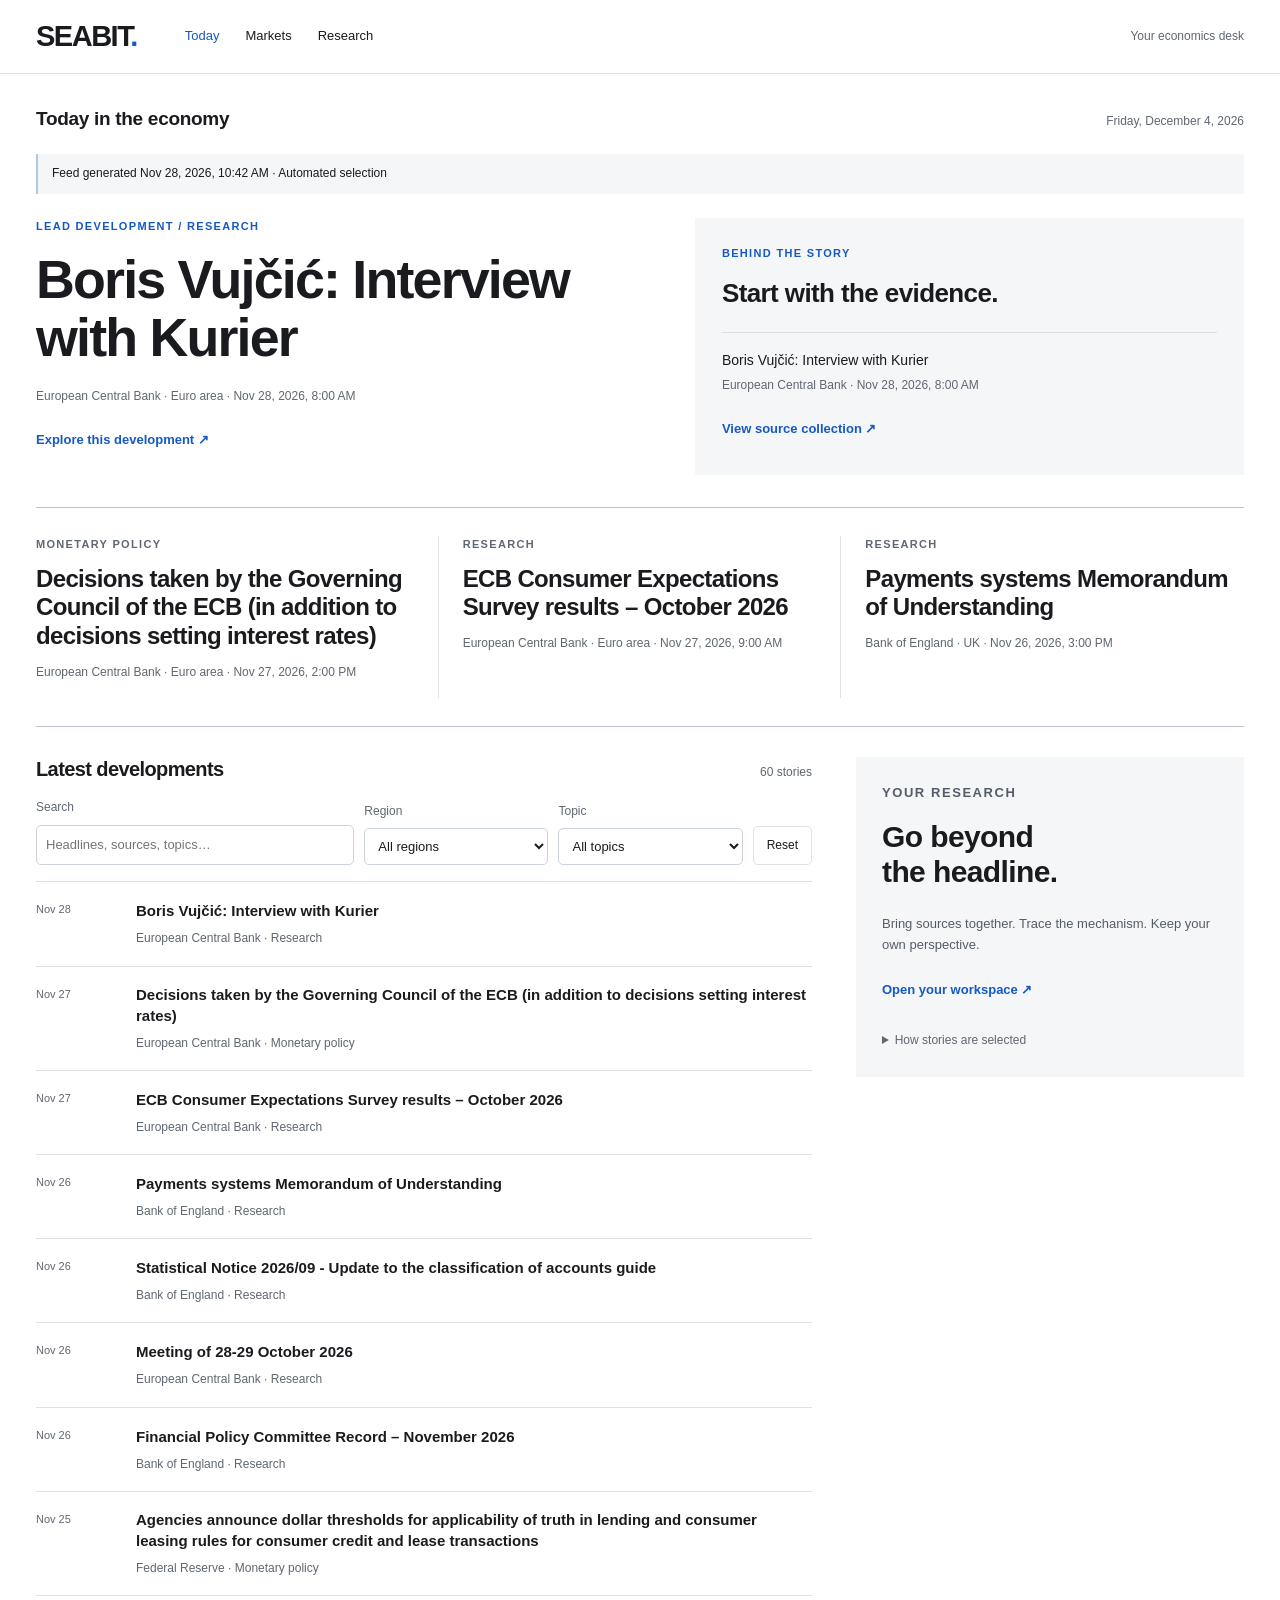
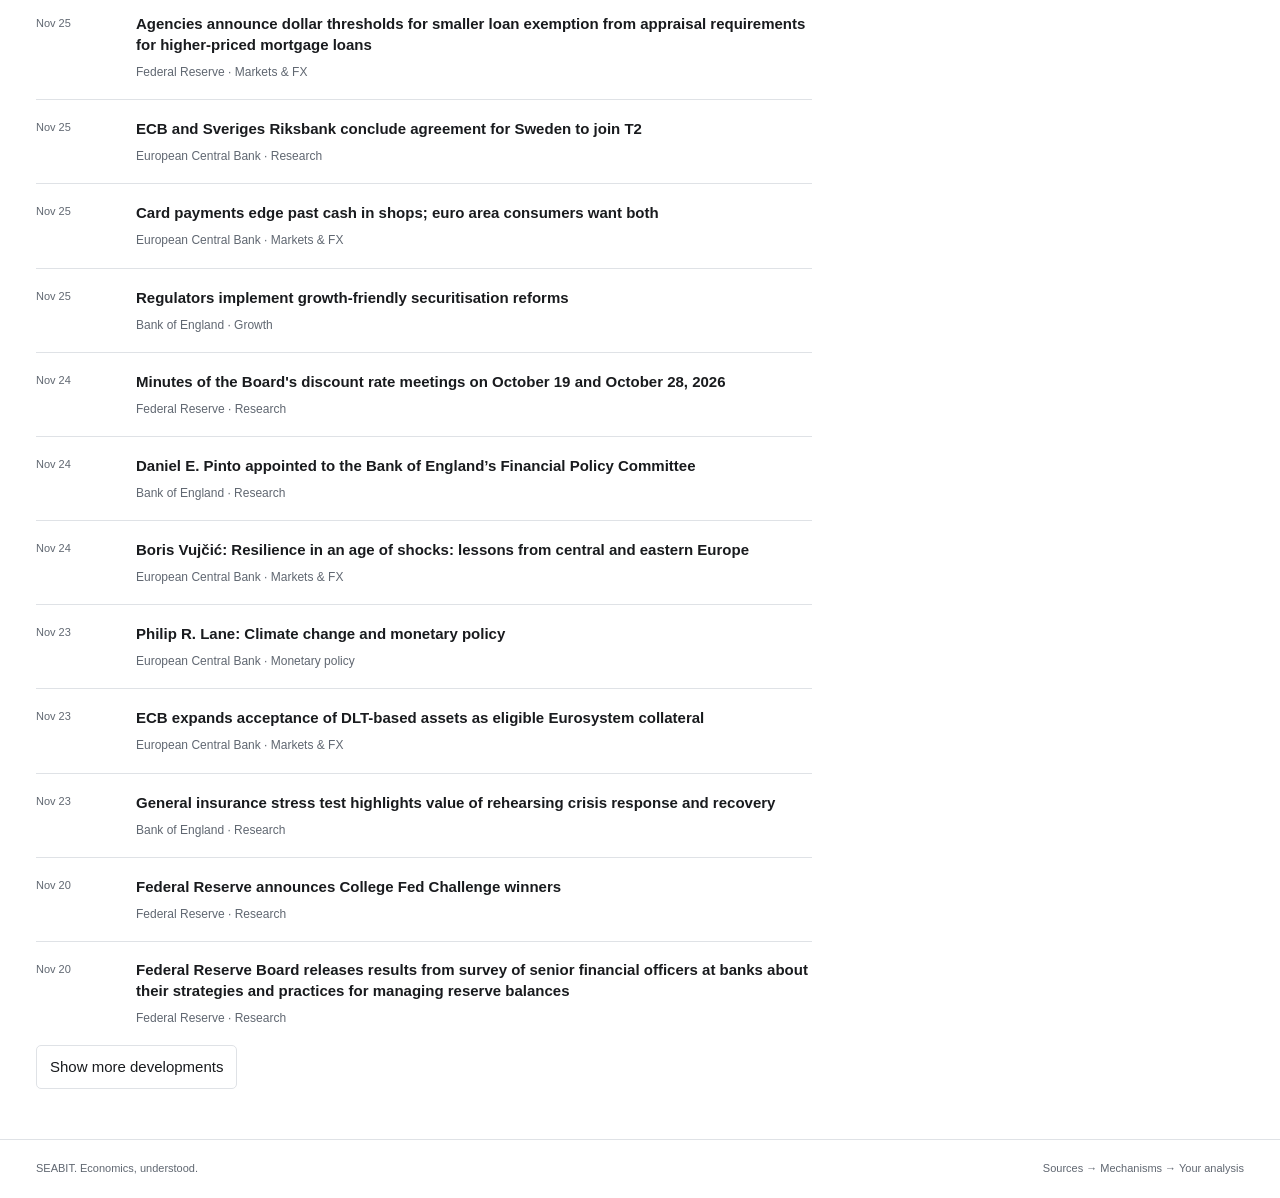
<file: index.html>
<!doctype html>
<html lang="en"><head><meta charset="utf-8"><meta name="viewport" content="width=device-width,initial-scale=1"><meta name="referrer" content="no-referrer"><meta name="description" content="Economic developments, connected sources and a workspace for understanding the mechanisms behind the news."><meta name="theme-color" content="#ffffff"><title>SEABIT — Today in the economy</title><link rel="stylesheet" href="editorial.css?v=2"><script src="today.js?v=2" defer></script></head>
<body><a class="skip" href="#main">Skip to content</a>
<header class="masthead"><a class="brand" href="index.html">SEABIT<span>.</span></a><nav aria-label="Main navigation"><a href="index.html" aria-current="page">Today</a><a href="markets.html">Markets</a><a href="research.html">Research</a></nav><span class="mast-note">Your economics desk</span></header>
<main id="main" class="page"><section id="today"><div class="page-heading"><h1>Today in the economy</h1><p id="edition"></p></div><p id="feed-state" class="notice" role="status">Loading economic developments…</p>
<section id="lead" class="lead" aria-label="Lead development"></section><section id="secondary" class="secondary" aria-label="More developments"></section>
<div class="lower"><section><div class="section-heading"><h2>Latest developments</h2><span id="result-count" class="muted"></span></div><form id="filters" class="filters" role="search"><label class="search-label">Search<input id="query" type="search" placeholder="Headlines, sources, topics…"></label><label>Region<select id="region"><option value="">All regions</option></select></label><label>Topic<select id="topic"><option value="">All topics</option></select></label><button type="reset">Reset</button></form><div id="latest"></div><button id="more" hidden>Show more developments</button></section>
<aside class="research-callout"><p class="eyebrow">Your research</p><h2>Go beyond<br>the headline.</h2><p>Bring sources together. Trace the mechanism. Keep your own perspective.</p><a class="text-link" href="research.html">Open your workspace ↗</a><details><summary>How stories are selected</summary><p>Stories from the latest publication day are ranked by the feed’s source-weight and coverage score. This is an automated selection, not an editorial assessment. The latest list is chronological.</p></details></aside></div></section>
<section id="reader" hidden aria-labelledby="reader-title"><button id="back" class="text-link">← Back to Today</button><div class="reading-grid"><article><p id="reader-topic" class="eyebrow"></p><h1 id="reader-title" class="reading-title" tabindex="-1"></h1><p id="reader-meta" class="meta"></p><div id="reader-copy" class="reading-copy"></div><a id="original" class="text-link" target="_blank" rel="noopener noreferrer">Read the original source ↗</a><div id="reader-chart"></div></article><aside class="tool-panel"><div class="tool-tabs" aria-label="Story tools"><button type="button" data-story-tab="sources" aria-pressed="true">Sources</button><button type="button" data-story-tab="ask" aria-pressed="false">Ask</button></div><section id="story-sources"><h2>Behind the story</h2><div id="reader-sources"></div><a id="research-link" class="primary link-button">Add to research case</a><p class="muted">Your notes and analysis are private in Research.</p></section><section id="story-ask" hidden><h2>Ask about this story</h2><p>AI chat is not connected yet.</p><p class="muted">The planned assistant will use the current article and the notes or files you choose. No material is sent to an AI service.</p><a id="ask-research-link" class="text-link">Keep your question in a case ↗</a></section></aside></div></section></main>
<footer class="footer"><span>SEABIT. Economics, understood.</span><span>Sources → Mechanisms → Your analysis</span></footer></body></html>
</file>
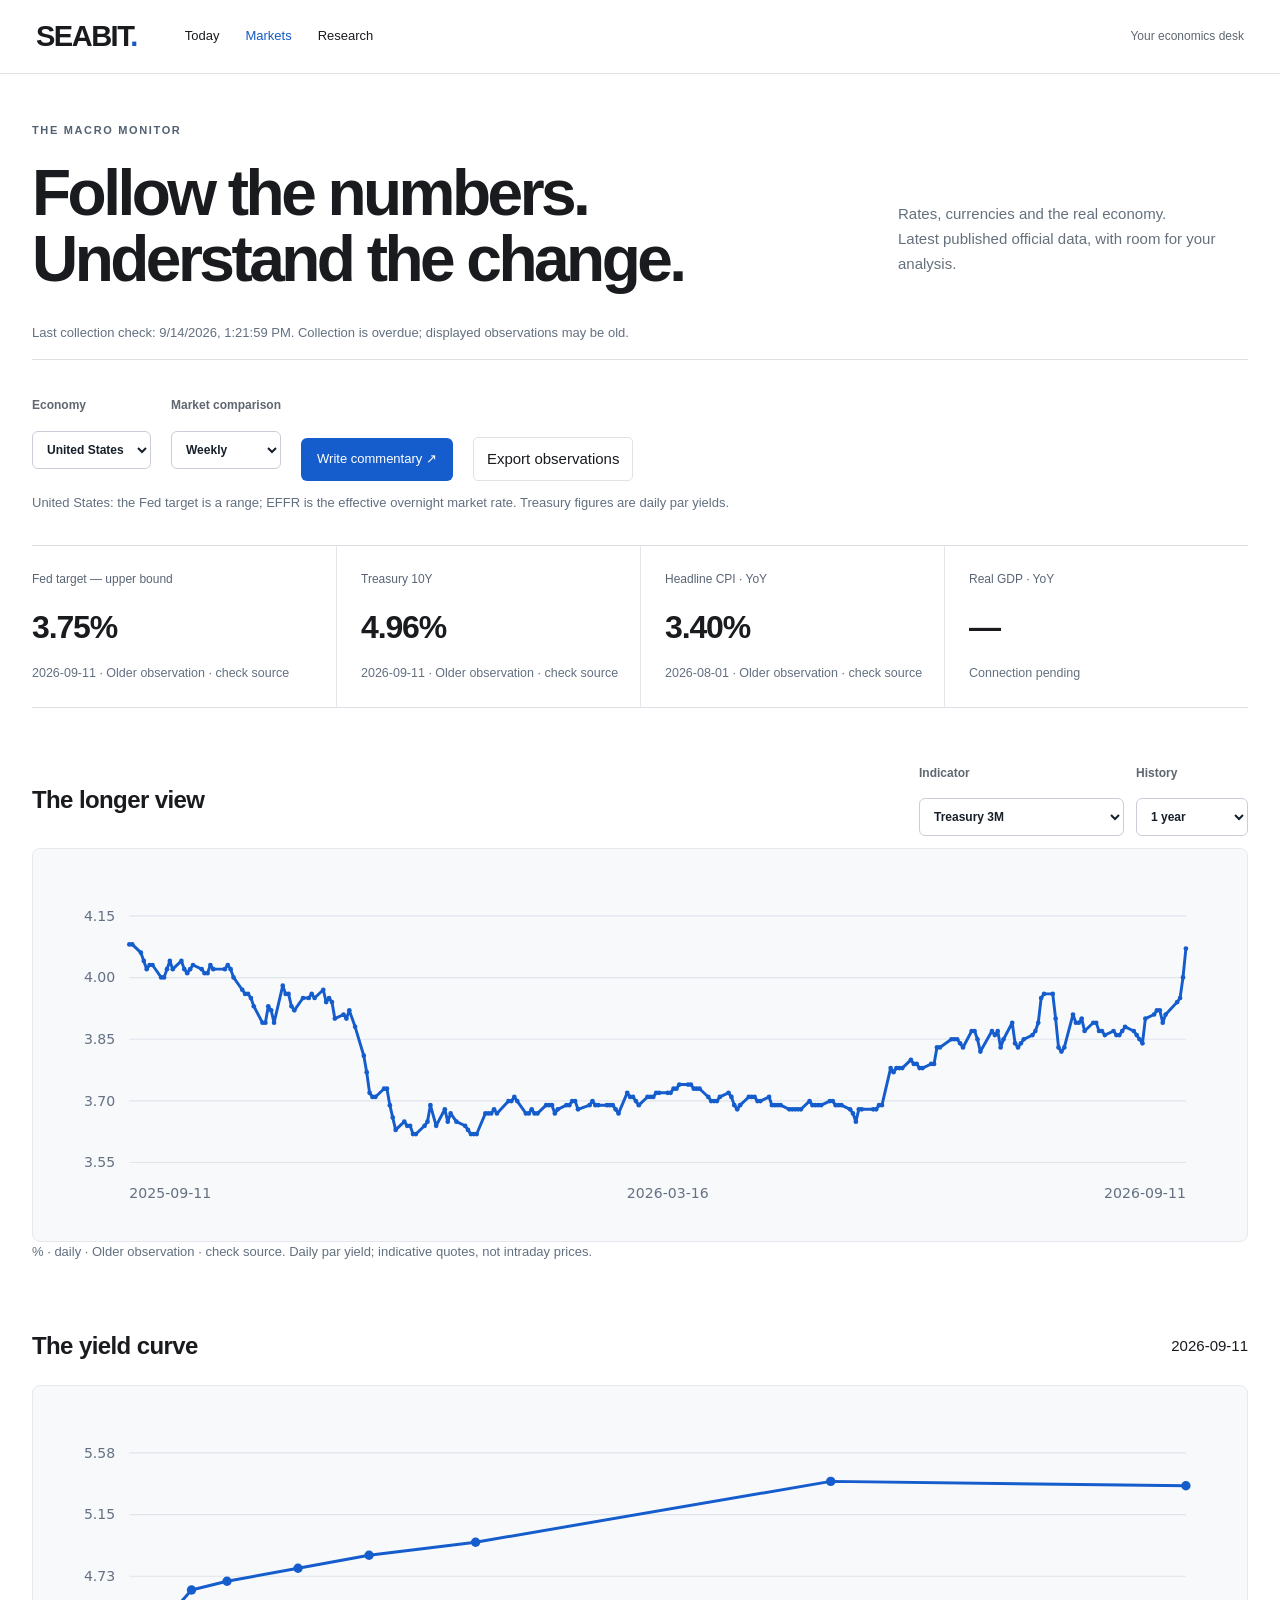
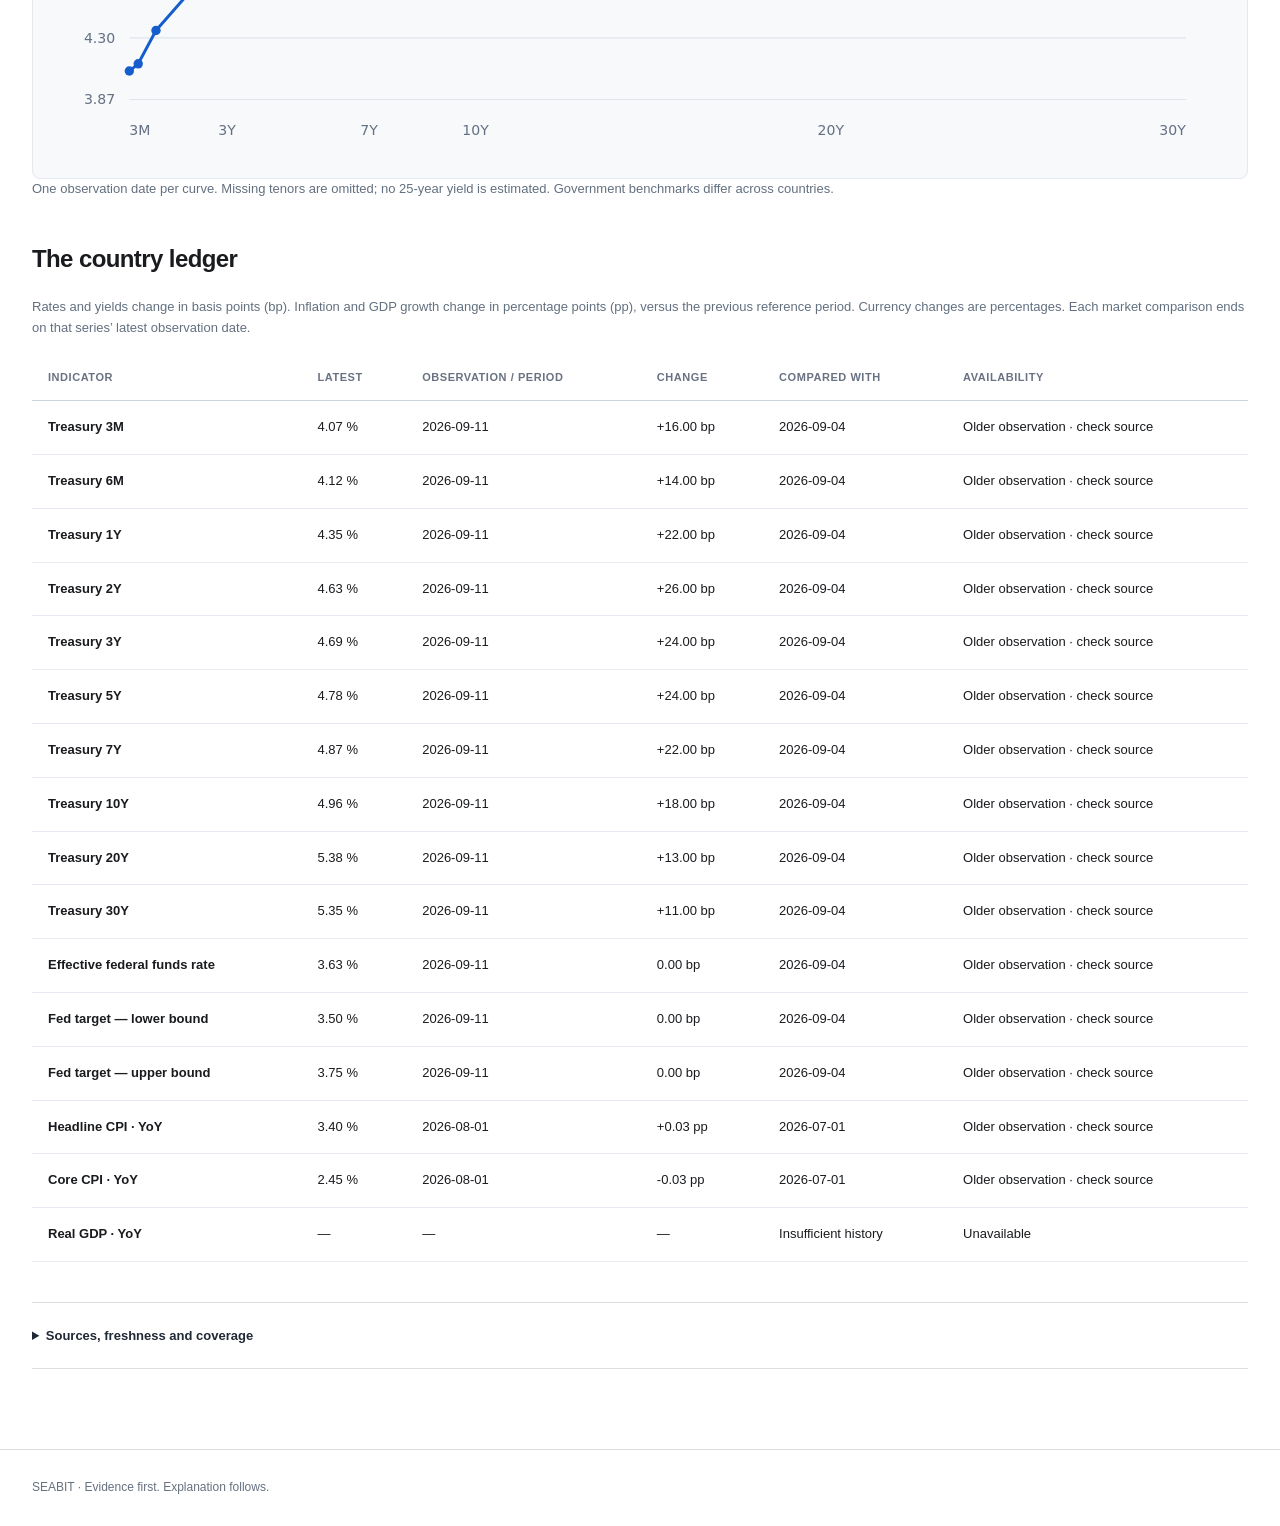
<file: markets.html>
<!doctype html>
<html lang="en"><head><meta charset="utf-8"><meta name="viewport" content="width=device-width,initial-scale=1"><meta name="referrer" content="no-referrer"><title>SEABIT — Markets</title><link rel="stylesheet" href="editorial.css?v=3"><link rel="stylesheet" href="markets.css?v=3"><script src="markets-core.js?v=3" defer></script><script src="markets.js?v=3" defer></script></head>
<body><a class="skip" href="#main">Skip to content</a><header class="masthead"><a class="brand" href="index.html">SEABIT<span>.</span></a><nav aria-label="Main navigation"><a href="index.html">Today</a><a href="markets.html" aria-current="page">Markets</a><a href="research.html">Research</a></nav><span class="mast-note">Your economics desk</span></header>
<main id="main" class="markets"><p class="eyebrow">THE MACRO MONITOR</p><div class="market-heading"><h1>Follow the numbers.<br>Understand the change.</h1><p>Rates, currencies and the real economy.<br>Latest published official data, with room for your analysis.</p></div>
<p id="load-status" role="status">Loading published observations…</p>
<div class="market-controls"><label>Economy<select id="country"><option value="US">United States</option><option value="SG">Singapore</option><option value="MY">Malaysia</option></select></label><label>Market comparison<select id="period"><option value="1">Daily</option><option value="7" selected>Weekly</option><option value="14">Fortnightly</option></select></label><a id="commentary" class="market-action" hidden>Write commentary ↗</a><button id="csv" disabled>Export observations</button></div>
<p id="country-note" class="market-note"></p><div id="highlights" class="market-highlights"></div>
<section class="chart-section"><div class="section-heading"><h2>The longer view</h2><div class="chart-controls"><label>Indicator<select id="indicator"></select></label><label>History<select id="history"><option value="90">3 months</option><option value="365" selected>1 year</option><option value="1826">5 years</option><option value="all">All available</option></select></label></div></div><div id="history-chart" class="chart"></div><p id="chart-note" class="market-note"></p></section>
<section class="chart-section"><div class="section-heading"><h2>The yield curve</h2><span id="curve-date"></span></div><div id="curve-chart" class="chart"></div><p class="market-note">One observation date per curve. Missing tenors are omitted; no 25-year yield is estimated. Government benchmarks differ across countries.</p></section>
<section><h2>The country ledger</h2><p class="market-note">Rates and yields change in basis points (bp). Inflation and GDP growth change in percentage points (pp), versus the previous reference period. Currency changes are percentages. Each market comparison ends on that series’ latest observation date.</p><div class="market-table-wrap"><table><thead><tr><th>Indicator</th><th>Latest</th><th>Observation / period</th><th>Change</th><th>Compared with</th><th>Availability</th></tr></thead><tbody id="ledger"></tbody></table></div></section>
<details class="methodology"><summary>Sources, freshness and coverage</summary><p>Data is checked daily after deployment. This is not an intraday price feed. Weekends and holidays can leave the most recent observation unchanged. Observation dates and download times are distinct; publication timestamps are not consistently supplied by the sources.</p><p>Singapore policy is based on the exchange rate; SORA is an overnight market rate, not a policy target. This version connects Singapore FX through a derived BNM cross-rate. Singapore SORA, CPI, GDP and SGS yields, and Malaysian MGS yields and MYOR, currently require a verified CSV import. No unavailable figure is filled with a guess.</p><p>Comparisons use the latest observation on or before the lookback date, showing the actual dates. Monthly and quarterly indicators compare reference periods. Initial BNM history accumulates with daily collections. A successful download does not mean a new observation was published.</p><div id="sources-health"></div></details>
</main><footer class="market-footer">SEABIT · Evidence first. Explanation follows.</footer></body></html>
</file>
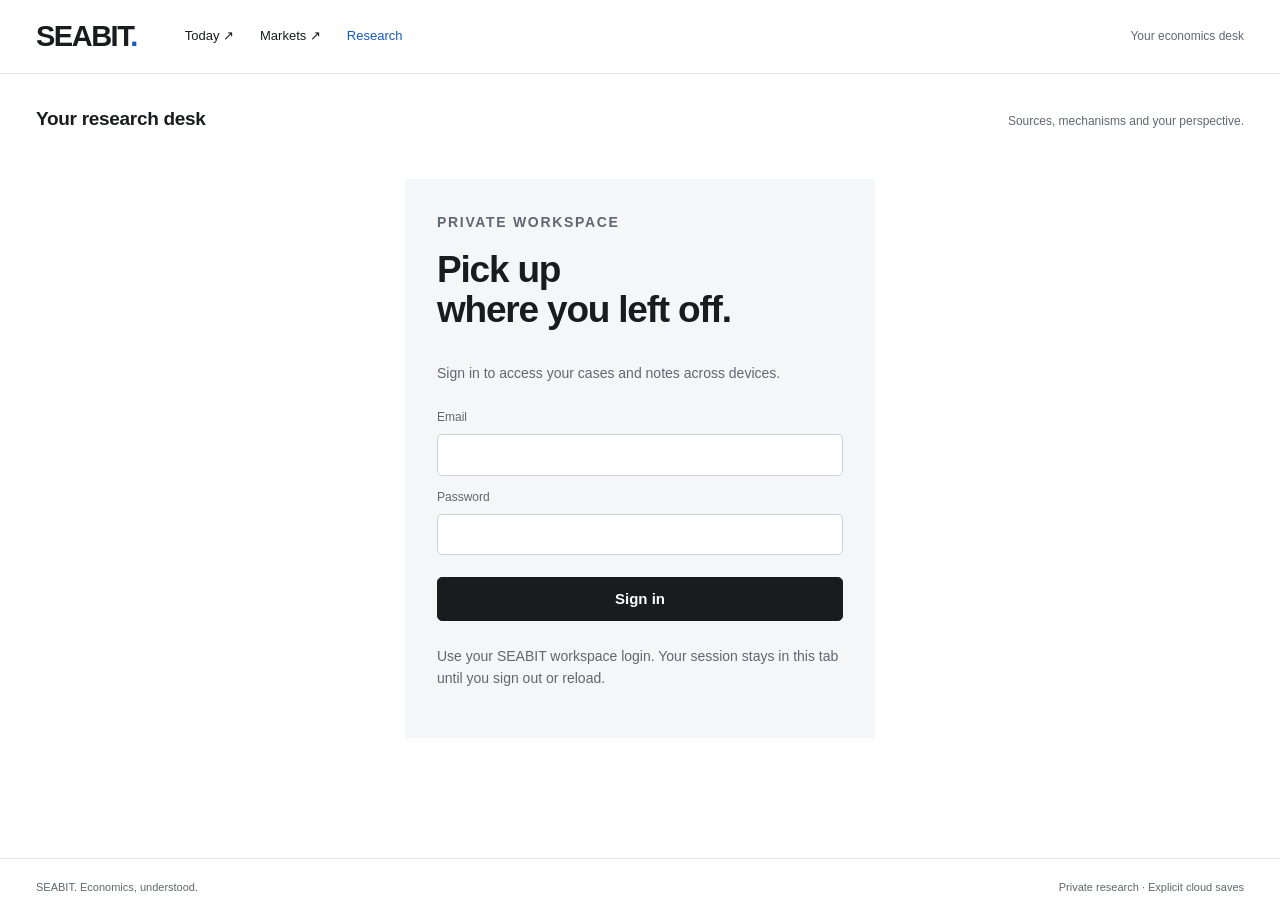
<file: research.html>
<!doctype html>
<html lang="en"><head><meta charset="utf-8"><meta name="viewport" content="width=device-width,initial-scale=1"><meta name="referrer" content="no-referrer"><meta name="theme-color" content="#ffffff"><title>SEABIT — Research workspace</title><link rel="stylesheet" href="editorial.css?v=2"><link rel="stylesheet" href="research.css?v=2"><script src="markets-core.js?v=3" defer></script><script src="research.js?v=3" defer></script></head>
<body><a class="skip" href="#main">Skip to content</a><header class="masthead"><a class="brand" href="index.html">SEABIT<span>.</span></a><nav aria-label="Main navigation"><a href="index.html" target="_blank" rel="noopener">Today ↗</a><a href="markets.html" target="_blank" rel="noopener">Markets ↗</a><a href="research.html" aria-current="page">Research</a></nav><span class="mast-note">Your economics desk</span><button id="logout" hidden>Sign out</button></header>
<main class="page" id="main"><div class="page-heading"><h1>Your research desk</h1><p>Sources, mechanisms and your perspective.</p></div><p id="message" class="notice" role="status" aria-live="polite"></p>
<section id="login-panel" class="login"><p class="eyebrow">Private workspace</p><h2>Pick up<br>where you left off.</h2><p>Sign in to access your cases and notes across devices.</p><form id="login"><label>Email<input id="email" type="email" autocomplete="username" required></label><label>Password<input id="password" type="password" autocomplete="current-password" required></label><button class="primary">Sign in</button></form><p class="muted">Use your SEABIT workspace login. Your session stays in this tab until you sign out or reload.</p></section>
<section id="workspace" hidden><div class="toolbar desk-toolbar"><button id="new" class="primary">New case</button><button id="refresh">Refresh from cloud</button><button id="backup">Export saved cases</button></div><section id="incoming" class="incoming" hidden><p class="eyebrow">Selected from Today</p><h2 id="incoming-title"></h2><p class="muted">Select an existing case, or attach to start a new one.</p><button id="attach-incoming" class="primary">Attach selected article</button></section>
<div class="layout"><aside class="case-list"><p class="eyebrow">Case files</p><div id="cases"></div></aside><section class="editor"><div id="empty" class="empty"><h2>Give the story context.</h2><p>Select a case, or start one from a development below.</p></div>
<form id="editor" hidden><div class="toolbar savebar"><span id="save-state" aria-live="polite">Draft</span><button type="button" id="export-draft">Export draft</button><button class="primary" id="save">Save to cloud</button></div>
<div class="editor-grid"><div class="document"><label class="title-label">Case title<input name="title" maxlength="240" required placeholder="What is the economic question?"></label><details class="case-settings"><summary>Review status & linked concepts</summary><label>Review status<select name="status"><option>Researching</option><option>Ready for review</option><option>Reviewed for content</option></select></label><label>Linked concepts<input name="concepts" placeholder="Bond yields, inflation expectations…"></label></details><div id="analysis-fields"></div><section class="evidence-section"><h3>Claim versus evidence</h3><p class="muted">Keep observations separate from interpretation. Confidence is your judgment.</p><div id="claims"></div><button type="button" id="add-claim">+ Add claim</button></section></div>
<aside class="tool-panel"><div class="tool-tabs" aria-label="Research tools"><button type="button" data-case-tab="sources" aria-pressed="true">Sources</button><button type="button" data-case-tab="notes" aria-pressed="false">Notes</button><button type="button" data-case-tab="ask" aria-pressed="false">Ask</button></div><section id="case-sources"><h2>Source collection</h2><div id="sources"></div><details id="source-entry"><summary>Attach a source manually</summary><label>Source title<input id="source-title" placeholder="Article or data release"></label><label>Source URL<input id="source-url" inputmode="url" placeholder="https://…"></label><button type="button" id="add-source">+ Attach source</button></details></section><section id="case-notes" hidden><h2>Your perspective</h2><div id="notes-field"></div><p class="muted">Private working notes, saved with this case when you select Save to cloud.</p></section><section id="case-ask" hidden><h2>Ask about this case</h2><p>AI chat is not connected yet.</p><p class="muted">A future assistant will use the article, your notes and selected files. Nothing is sent to an AI service.</p><button type="button" id="question-to-notes" class="text-link">Write a question in Notes ↗</button></section></aside></div></form></section></div>
<section class="inbox"><div class="section-heading"><h2>News to investigate</h2><label class="search-news">Search news<input id="news-search" type="search" placeholder="Filter headlines…"></label></div><p id="feed-status" class="muted"></p><div id="news"></div></section></section></main><footer class="footer"><span>SEABIT. Economics, understood.</span><span>Private research · Explicit cloud saves</span></footer></body></html>
</file>
<file: editorial.css>
:root{color-scheme:light;--ink:#191b1e;--muted:#606771;--blue:#1559c3;--line:#dfe2e6;--paper:#fff;--soft:#f5f6f8;font-family:-apple-system,BlinkMacSystemFont,"Segoe UI",Arial,sans-serif;color:var(--ink);background:var(--paper);font-size:15px;line-height:1.6}*{box-sizing:border-box}body{margin:0}a{color:inherit;text-decoration:none}button,input,select,textarea{font:inherit}button{background:none;border:1px solid var(--line);border-radius:5px;padding:9px 13px;color:var(--ink);cursor:pointer}button:hover{border-color:#93a4bc}button:disabled{opacity:.55;cursor:wait}a:hover{color:var(--blue)}:focus-visible{outline:2px solid var(--blue);outline-offset:4px}input,select,textarea{width:100%;border:1px solid #cdd3dc;border-radius:5px;background:white;color:var(--ink);padding:10px 12px}textarea{resize:vertical;min-height:100px}label{display:block;font-size:12px;color:var(--muted);margin:12px 0}label input,label textarea,label select{display:block;margin-top:7px}h1,h2,h3,p{margin-top:0}h2{font-size:23px;line-height:1.23;letter-spacing:-.6px;font-weight:650}h3{font-size:17px;line-height:1.35;font-weight:600}p{margin-bottom:16px}main{min-height:65vh}[hidden]{display:none!important}.masthead{max-width:1300px;margin:auto;padding:22px 36px;display:flex;gap:48px;align-items:center;border-bottom:1px solid var(--line)}.brand{font-size:29px;font-weight:800;letter-spacing:-1.5px;line-height:1}.brand span{color:var(--blue)}nav{display:flex;gap:26px;font-size:13px}nav a[aria-current=page]{color:var(--blue)}.mast-note{margin-left:auto;font-size:12px;color:var(--muted)}.page{max-width:1300px;padding:30px 36px 50px;margin:auto}.page-heading{display:flex;align-items:baseline;justify-content:space-between;gap:20px;margin-bottom:20px}.page-heading h1{font-size:19px;font-weight:600;letter-spacing:-.3px;margin:0}.page-heading p{font-size:12px;color:var(--muted);margin:0}.notice:not(:empty){font-size:12px;background:var(--soft);padding:10px 14px;border-left:2px solid #b7c7dc;margin-bottom:24px}.notice:empty{display:none}.eyebrow{text-transform:uppercase;letter-spacing:.12em;font-size:11px;font-weight:650;color:var(--blue);margin-bottom:16px}.meta,.muted{font-size:12px;color:var(--muted)}.text-link{display:inline-block;color:var(--blue);font-size:13px;font-weight:600;border:0;padding:8px 0}.primary{background:var(--ink);color:#fff;border-color:var(--ink);font-weight:550}.primary:hover{background:#303844;color:#fff}.link-button{display:inline-block;border-radius:5px;padding:10px 14px;font-size:13px}.lead{display:grid;grid-template-columns:1.12fr 1fr;gap:44px;padding-bottom:32px;border-bottom:1px solid #bdc3ca}.lead:empty{display:none}.headline{font-size:clamp(34px,4.2vw,56px);line-height:1.075;letter-spacing:-1.8px;font-weight:700;margin:0 0 20px;overflow-wrap:anywhere}.headline button,.story-title button{font:inherit;font-weight:inherit;letter-spacing:inherit;line-height:inherit;text-align:left;padding:0;border:0;border-radius:0}.headline button:hover,.story-title button:hover{color:var(--blue)}.deck{font-size:16px;line-height:1.65;color:#505964;max-width:600px}.source-feature{background:var(--soft);padding:27px;align-self:center;min-width:0}.source-feature h2{font-size:26px}.source-row{padding:16px 0;border-top:1px solid #dbe0e6;font-size:14px;overflow-wrap:anywhere}.source-row p{margin:5px 0 0}.source-feature .source-row:last-child{padding-bottom:0}.secondary{display:grid;grid-template-columns:repeat(3,minmax(0,1fr));padding:28px 0;border-bottom:1px solid #bdc3ca;gap:0}.secondary:empty{display:none}.secondary article{padding:0 24px;border-right:1px solid var(--line);min-width:0}.secondary article:first-child{padding-left:0}.secondary article:last-child{padding-right:0;border:0}.secondary .eyebrow{color:var(--muted);margin-bottom:11px}.story-title{font-size:24px;line-height:1.2;letter-spacing:-.65px;margin-bottom:12px;overflow-wrap:anywhere}.secondary .deck{font-size:13px;line-height:1.6}.lower{display:grid;grid-template-columns:minmax(0,2fr) minmax(230px,1fr);gap:44px;padding-top:30px}.section-heading{display:flex;align-items:baseline;justify-content:space-between;gap:14px}.section-heading h2{font-size:20px}.filters{display:flex;align-items:flex-end;gap:10px;flex-wrap:wrap;padding-bottom:16px}.filters label{margin:0;flex:1 1 125px}.filters .search-label{flex:2 1 200px}.filters input,.filters select{font-size:13px;padding:9px}.filters button{font-size:12px}.latest-row{display:grid;grid-template-columns:82px 1fr;gap:18px;border-top:1px solid var(--line);padding:17px 0}.latest-row time{font-size:11px;color:var(--muted);padding-top:2px}.latest-row button{padding:0;border:0;font-weight:550;font-size:15px;line-height:1.4;text-align:left}.latest-row .meta{margin:6px 0 0}.research-callout{background:var(--soft);padding:26px;align-self:start}.research-callout h2{font-size:30px;line-height:1.15}.research-callout p{font-size:13px;color:#545d67}details{font-size:12px;color:var(--muted);margin-top:23px}summary{cursor:pointer}details p{margin-top:10px}.footer{max-width:1300px;margin:auto;padding:20px 36px;border-top:1px solid var(--line);display:flex;justify-content:space-between;gap:20px;font-size:11px;color:var(--muted)}.reading-grid{display:grid;grid-template-columns:minmax(0,1fr) 320px;gap:48px;margin-top:28px}.reading-title{font-size:clamp(30px,4vw,48px);line-height:1.13;letter-spacing:-1.4px;overflow-wrap:anywhere}.reading-copy{font-size:17px;line-height:1.8;max-width:700px;margin:25px 0}.reading-copy h2{font-size:20px;margin-top:28px}.tool-panel{background:var(--soft);padding:22px;align-self:start;position:sticky;top:20px;min-width:0}.tool-panel h2{font-size:18px;letter-spacing:-.3px}.tool-tabs{display:flex;gap:20px;border-bottom:1px solid #d3dae3;margin-bottom:22px}.tool-tabs button{font-size:13px;border:0;border-radius:0;padding:0 0 12px}.tool-tabs button[aria-pressed=true]{color:var(--blue);border-bottom:2px solid var(--blue)}.tool-panel .link-button{margin:20px 0 12px}.chart{background:var(--soft);padding:25px;margin:0;min-width:0}.chart h2{font-size:17px;letter-spacing:-.3px}.chart svg{display:block;width:100%;height:240px}.chart figcaption{font-size:11px;color:var(--muted);margin-top:10px}.chart a{color:var(--blue)}.empty{padding:35px 0;color:var(--muted)}.skip{position:absolute;left:10px;top:-100px;background:#fff;padding:10px;z-index:100}.skip:focus{top:10px}
@media(max-width:900px){.reading-grid{grid-template-columns:minmax(0,1fr) 280px;gap:25px}.lead{gap:26px}.lower{gap:25px}.secondary article{padding:0 16px}}
@media(max-width:700px){.masthead{padding:20px;gap:28px;flex-wrap:wrap}.mast-note{display:none}.page{padding:24px 20px 36px}.page-heading{flex-wrap:wrap;gap:7px}.lead,.lower,.reading-grid{grid-template-columns:1fr;gap:26px}.headline{font-size:38px;letter-spacing:-1.25px}.secondary{grid-template-columns:1fr;padding:0}.secondary article,.secondary article:first-child,.secondary article:last-child{padding:23px 0;border:0;border-bottom:1px solid var(--line)}.secondary article:last-child{border-bottom:0}.source-feature{padding:22px}.tool-panel{position:static}.footer{padding:20px;flex-wrap:wrap}.latest-row{grid-template-columns:65px 1fr;gap:12px}.filters input,.filters select,input,textarea,select{font-size:16px}.chart{padding:18px}.story-title{font-size:25px}button,.text-link{min-height:42px}.tool-tabs{gap:26px}}
@media(prefers-reduced-motion:reduce){*{scroll-behavior:auto!important}}
</file>
<file: markets.css>
.markets{max-width:1280px;margin:auto;padding:48px 32px 80px}.eyebrow{font-size:11px;font-weight:700;letter-spacing:.15em;color:#526071}.market-heading{display:flex;align-items:end;justify-content:space-between;gap:36px;margin:20px 0 30px}.market-heading h1{font-size:clamp(36px,5vw,66px);letter-spacing:-.055em;line-height:1.04;margin:0}.market-heading p{color:#65707c;max-width:350px;line-height:1.65}.market-controls{display:flex;gap:20px;align-items:end;border-top:1px solid #dce0e5;padding:24px 0 12px;flex-wrap:wrap}.market-controls label,.chart-controls label{display:grid;gap:8px;font-size:12px;font-weight:600}.markets select{background:white;border:1px solid #c9ced6;border-radius:6px;padding:10px;max-width:100%;color:#17202a}.market-action{display:inline-block;background:#155dcc;color:white!important;text-decoration:none;border-radius:6px;padding:11px 16px;font-size:13px}.market-note,#load-status{color:#637080;font-size:13px;line-height:1.6}.market-highlights{display:grid;grid-template-columns:repeat(4,1fr);margin:32px 0 44px;border-block:1px solid #dce0e5}.highlight{padding:24px 18px 24px 0}.highlight+.highlight{border-left:1px solid #e3e6eb;padding-left:24px}.highlight p{font-size:12px;margin:0 0 12px;color:#596575}.highlight strong{font-size:32px;letter-spacing:-.035em;display:block}.highlight small{display:block;margin-top:10px;color:#637080}.chart-section{margin-bottom:44px}.section-heading{display:flex;justify-content:space-between;gap:20px;align-items:center}.markets h2{font-size:24px;letter-spacing:-.025em;margin:24px 0}.chart-controls{display:flex;gap:12px}.chart{background:#f8f9fb;border:1px solid #e5e8ec;border-radius:8px;padding:20px;min-height:170px}.chart svg{width:100%;height:auto;display:block}.chart text{font:12px system-ui;fill:#647183}.chart .empty-chart{padding:36px 12px;color:#66717f;line-height:1.7}.market-table-wrap{overflow:auto}.markets table{border-collapse:collapse;width:100%;font-size:13px;white-space:nowrap}.markets th{text-align:left;font-size:11px;color:#687282;text-transform:uppercase;letter-spacing:.05em;padding:14px 16px;border-bottom:1px solid #cdd3db}.markets td{padding:16px;border-bottom:1px solid #e6e9ef;font-variant-numeric:tabular-nums}.markets td:first-child{font-weight:600}.markets td small{display:block;font-weight:400;color:#6b7684}.markets td a{color:inherit}.methodology{margin-top:40px;border-block:1px solid #ddd;padding:22px 0;color:#637080;font-size:13px;line-height:1.65}.methodology summary{font-weight:600;color:#202936;cursor:pointer}.source-health{border-top:1px solid #e6e9ef;padding:12px 0;overflow-wrap:anywhere}.market-footer{border-top:1px solid #ddd;padding:28px 32px;font-size:12px;color:#657080}.markets button:focus-visible,.markets a:focus-visible,.markets select:focus-visible{outline:3px solid #408cff;outline-offset:3px}@media(max-width:750px){.markets{padding:30px 18px}.market-heading{display:block}.market-highlights{grid-template-columns:repeat(2,1fr)}.highlight:nth-child(3){border-left:0;padding-left:0}.section-heading{align-items:start;flex-direction:column;margin-bottom:18px}.chart-controls{max-width:100%;flex-wrap:wrap}.chart-controls label{max-width:100%}.chart{padding:6px}.market-controls{gap:12px}.market-action{font-size:12px}}
</file>
<file: research.css>
.login{max-width:470px;margin:45px auto 70px;padding:32px;background:var(--soft)}.login h2{font-size:37px;line-height:1.1;letter-spacing:-1.2px}.login>p{color:var(--muted);font-size:14px}.login form{margin:24px 0}.login .primary{width:100%;margin-top:10px}.toolbar{display:flex;align-items:center;gap:10px;flex-wrap:wrap}.toolbar button{font-size:12px}.desk-toolbar{margin:22px 0 30px}.desk-toolbar #backup{margin-left:auto}.layout{display:grid;grid-template-columns:185px minmax(0,1fr);gap:28px}.case-list{border-right:1px solid var(--line);padding-right:20px}.case-list .eyebrow{color:var(--muted)}.case{display:block;width:100%;text-align:left;border:0;border-radius:0;border-left:2px solid transparent;padding:12px 10px;margin:0 0 8px;font-size:13px;overflow-wrap:anywhere}.case.selected{background:var(--soft);border-left-color:var(--blue)}.case small{display:block;font-size:11px;color:var(--muted);margin-top:7px}.editor{min-width:0}.editor-grid{display:grid;grid-template-columns:minmax(0,1fr) 290px;gap:28px;align-items:start}.savebar{padding:0 0 17px;margin-bottom:24px;border-bottom:1px solid var(--line)}#save-state{margin-right:auto;font-size:12px;color:var(--blue)}.document{min-width:0}.title-label{margin:0}.title-label input{font-size:32px;font-weight:650;letter-spacing:-1px;line-height:1.2;padding:12px 0;border:0;border-bottom:1px solid var(--line);border-radius:0}.case-settings{margin:18px 0 27px}.document #analysis-fields>label{font-size:17px;font-weight:600;color:var(--ink);margin:25px 0}.document textarea{font-size:15px;line-height:1.8;font-weight:400;color:#323b46;border:0;border-bottom:1px solid var(--line);border-radius:0;padding:10px 0;min-height:105px;resize:vertical}.document textarea:focus{outline-offset:5px}.document textarea::placeholder{color:#757c85}.evidence-section{margin-top:34px;border-top:1px solid #c1c8d1;padding-top:24px}.claim{padding:14px 0;border-bottom:1px solid var(--line);margin-bottom:18px}.source{padding:14px 0;border-top:1px solid #dbe0e7;font-size:13px;overflow-wrap:anywhere}.source small{font-size:11px;color:var(--muted)}.source a{color:var(--blue)}.tool-panel #notes-field textarea{min-height:240px}.tool-panel #notes-field label{font-size:12px}.tool-panel p{font-size:13px}.tool-panel .muted{font-size:12px}.inbox{margin-top:45px;border-top:1px solid #bac2cd;padding-top:24px}.search-news{max-width:300px;margin-top:0}.news-item{display:flex;align-items:center;justify-content:space-between;gap:24px;border-top:1px solid var(--line);padding:17px 0;font-size:14px}.news-item>div{min-width:0;overflow-wrap:anywhere}.news-item>div>div{font-size:11px;color:var(--muted);margin-top:6px}.news-item button{font-size:12px;flex-shrink:0}.incoming{background:var(--soft);padding:20px 24px;margin-bottom:28px;border-left:2px solid var(--blue)}.incoming h2{font-size:21px}.incoming .eyebrow{margin-bottom:7px}.incoming .primary{font-size:12px}.incoming p{margin-bottom:12px}
@media(max-width:1100px){.layout{grid-template-columns:155px minmax(0,1fr);gap:20px}.case-list{padding-right:12px}.editor-grid{grid-template-columns:minmax(0,1fr) 260px;gap:20px}.tool-panel{padding:18px}.tool-tabs{gap:18px}}
@media(max-width:900px){.layout{grid-template-columns:1fr}.case-list{border:0;border-bottom:1px solid var(--line);padding:0 0 12px}#cases{display:flex;gap:10px;flex-wrap:wrap}.case{width:auto;max-width:260px;margin:0}.editor-grid{grid-template-columns:minmax(0,1fr) 270px}}
@media(max-width:700px){.editor-grid{grid-template-columns:1fr}.editor-grid .tool-panel{grid-row:1}.tool-panel #notes-field textarea{min-height:150px}.title-label input{font-size:26px}.savebar{position:sticky;top:0;background:white;z-index:5;padding:12px 0}.desk-toolbar #backup{margin-left:0}.news-item{align-items:flex-start;flex-direction:column;gap:12px}.inbox .section-heading{flex-wrap:wrap}.search-news{width:100%;max-width:none}.login{padding:24px;margin:25px 0}.document textarea{font-size:16px}.case{max-width:100%}.masthead{gap:20px}.masthead #logout{font-size:12px;margin-left:auto}}
</file>
